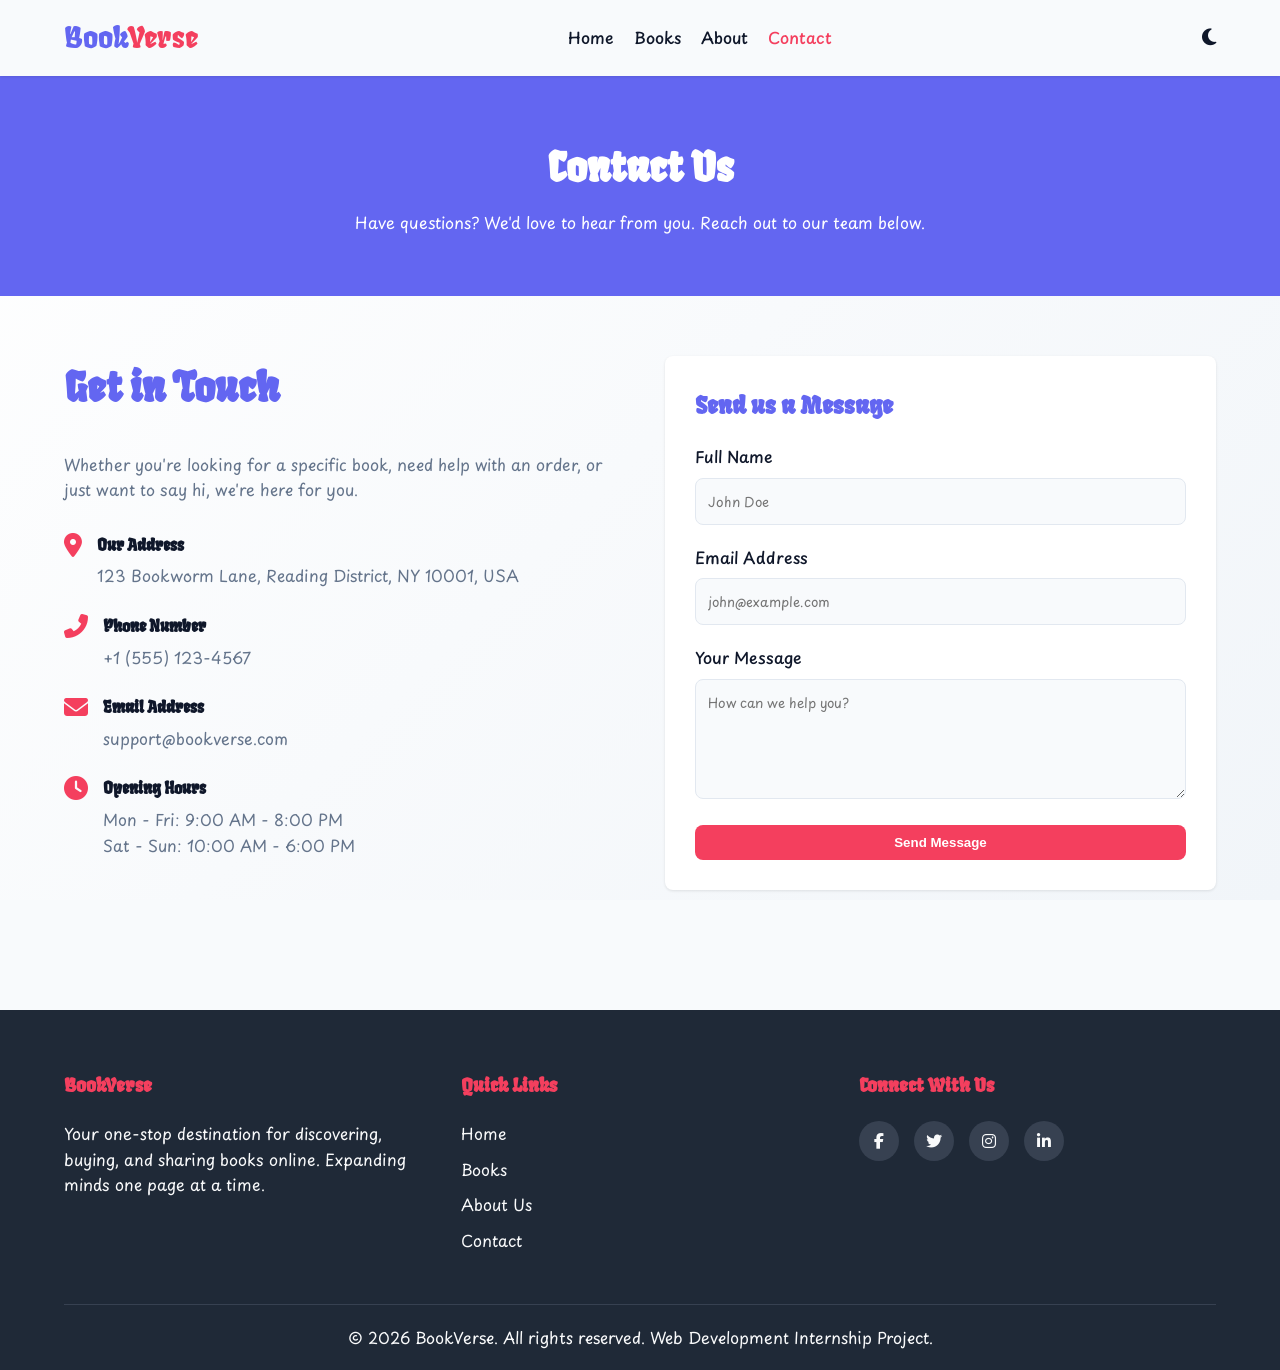
<file: contact.html>
<!DOCTYPE html>
<html lang="en">
<head>
    <meta charset="UTF-8">
    <meta name="viewport" content="width=device-width, initial-scale=1.0">
    <title>BookVerse | Contact</title>
    <!-- Google Fonts -->
    <link href="https://fonts.googleapis.com/css2?family=Inter:wght@300;400;500;600;700&display=swap" rel="stylesheet">
    <link href="https://fonts.googleapis.com/css2?family=Fruktur:ital@0;1&display=swap" rel="stylesheet">
    <link href="https://fonts.googleapis.com/css2?family=Playpen+Sans:wght@100..800&display=swap" rel="stylesheet">
    <!-- FontAwesome for Icons -->
    <link rel="stylesheet" href="https://cdnjs.cloudflare.com/ajax/libs/font-awesome/6.4.0/css/all.min.css">
    <!-- Custom CSS -->
    <link rel="stylesheet" href="style.css">
</head>
<body>
    <!-- Navigation Bar -->
    <nav class="navbar">
        <div class="container nav-container">
            <a href="index.html" class="logo">Book<span>Verse</span></a>
            
            <ul class="nav-links">
                <li><a href="index.html">Home</a></li>
                <li><a href="books.html">Books</a></li>
                <li><a href="about.html">About</a></li>
                <li><a href="contact.html" class="active">Contact</a></li>
            </ul>
            
            <div class="nav-actions">
                <button id="theme-toggle" class="theme-toggle" aria-label="Toggle Theme">
                    <i class="fas fa-moon"></i>
                </button>
                <div class="hamburger">
                    <span></span>
                    <span></span>
                    <span></span>
                </div>
            </div>
        </div>
    </nav>

    <!-- Page Header -->
    <header class="page-header">
        <div class="container">
            <h1>Contact Us</h1>
            <p>Have questions? We'd love to hear from you. Reach out to our team below.</p>
        </div>
    </header>

    <!-- Contact Section -->
    <section class="contact-section">
        <div class="container contact-grid">
            
            <!-- Contact Information -->
            <div>
                <h2 class="section-title" style="text-align: left;">Get in Touch</h2>
                <p style="margin-bottom: 30px; color: var(--color-text-muted);">Whether you're looking for a specific book, need help with an order, or just want to say hi, we're here for you.</p>
                
                <div class="contact-info-item">
                    <i class="fas fa-map-marker-alt"></i>
                    <div>
                        <h4 style="margin-bottom: 5px;">Our Address</h4>
                        <p style="color: var(--color-text-muted);">123 Bookworm Lane, Reading District, NY 10001, USA</p>
                    </div>
                </div>
                
                <div class="contact-info-item">
                    <i class="fas fa-phone-alt"></i>
                    <div>
                        <h4 style="margin-bottom: 5px;">Phone Number</h4>
                        <p style="color: var(--color-text-muted);">+1 (555) 123-4567</p>
                    </div>
                </div>
                
                <div class="contact-info-item">
                    <i class="fas fa-envelope"></i>
                    <div>
                        <h4 style="margin-bottom: 5px;">Email Address</h4>
                        <p style="color: var(--color-text-muted);">support@bookverse.com</p>
                    </div>
                </div>
                
                <div class="contact-info-item">
                    <i class="fas fa-clock"></i>
                    <div>
                        <h4 style="margin-bottom: 5px;">Opening Hours</h4>
                        <p style="color: var(--color-text-muted);">Mon - Fri: 9:00 AM - 8:00 PM<br>Sat - Sun: 10:00 AM - 6:00 PM</p>
                    </div>
                </div>
            </div>

            <!-- Contact Form -->
            <div>
                <form id="contact-form" class="contact-form">
                    <h3 style="margin-bottom: 20px; font-size: 1.5rem; color: var(--color-primary);">Send us a Message</h3>
                    
                    <div class="form-group">
                        <label for="name">Full Name</label>
                        <input type="text" id="name" placeholder="John Doe">
                        <div id="name-error" class="form-error"></div>
                    </div>
                    
                    <div class="form-group">
                        <label for="email">Email Address</label>
                        <input type="email" id="email" placeholder="john@example.com">
                        <div id="email-error" class="form-error"></div>
                    </div>
                    
                    <div class="form-group">
                        <label for="message">Your Message</label>
                        <textarea id="message" placeholder="How can we help you?"></textarea>
                        <div id="message-error" class="form-error"></div>
                    </div>
                    
                    <button type="submit" class="btn btn-primary" style="width: 100%;">Send Message</button>
                </form>
            </div>
            
        </div>
    </section>

    <!-- Footer -->
    <footer class="footer">
        <div class="container">
            <div class="footer-grid">
                <div>
                    <h3 class="footer-title">BookVerse</h3>
                    <p>Your one-stop destination for discovering, buying, and sharing books online. Expanding minds one page at a time.</p>
                </div>
                <div>
                    <h3 class="footer-title">Quick Links</h3>
                    <ul class="footer-links">
                        <li><a href="index.html">Home</a></li>
                        <li><a href="books.html">Books</a></li>
                        <li><a href="about.html">About Us</a></li>
                        <li><a href="contact.html">Contact</a></li>
                    </ul>
                </div>
                <div>
                    <h3 class="footer-title">Connect With Us</h3>
                    <div class="social-links">
                        <a href="#"><i class="fab fa-facebook-f"></i></a>
                        <a href="#"><i class="fab fa-twitter"></i></a>
                        <a href="#"><i class="fab fa-instagram"></i></a>
                        <a href="#"><i class="fab fa-linkedin-in"></i></a>
                    </div>
                </div>
            </div>
            <div class="footer-bottom">
                <p>&copy; 2026 BookVerse. All rights reserved. Web Development Internship Project.</p>
            </div>
        </div>
    </footer>

    <!-- Back to top button -->
    <button id="back-to-top" class="back-to-top" aria-label="Back to top">
        <i class="fas fa-arrow-up"></i>
    </button>

    <script src="script.js"></script>
</body>
</html>
</file>
<file: style.css>
/* =========================================
   BookVerse - Modern Responsive Bookstore
   ========================================= */

/* --- CSS Variables & Theme Configuration --- */
:root {
  /* Light Mode Palette */
  --color-primary: #6366F1; /* Premium Indigo */
  --color-secondary: #F43F5E; /* Vibrant Rose */
  --color-bg: #F8FAFC; /* Crisp Slate Background */
  --bg-gradient: linear-gradient(135deg, #FFFFFF 0%, #F1F5F9 100%);
  --color-surface: #FFFFFF; /* Pure White Cards */
  --color-text: #0F172A; /* Rich Slate text */
  --color-text-muted: #64748B; /* Cool Gray */
  --color-border: #E2E8F0;
  
  /* Shared values */
  --font-title: 'Fruktur', system-ui, -apple-system, sans-serif;
  --font-content: "Playpen Sans", cursive;
  --transition-speed: 0.3s;
  --border-radius: 8px;
  --shadow-sm: 0 1px 3px rgba(0,0,0,0.1);
  --shadow-md: 0 4px 6px rgba(0,0,0,0.1);
  --shadow-lg: 0 10px 15px rgba(0,0,0,0.1);
}

/* Dark Mode Palette */
[data-theme="dark"] {
  --color-primary: #8b5cf6; /* Violet */
  --color-secondary: #8b5cf6; /* Violet for buttons/accents */
  --color-bg: #000000; /* Deep Black */
  --bg-gradient: none;
  --color-surface: #111827; /* Dark Ash */
  --color-text: #f3f4f6; /* Light Ash/White */
  --color-text-muted: #9ca3af; /* Ash Gray */
  --color-border: #374151;
}

/* --- Base Styles & Reset --- */
* {
  margin: 0;
  padding: 0;
  box-sizing: border-box;
}

html {
  scroll-behavior: smooth; /* Smooth scrolling */
}

body {
  font-family: var(--font-content);
  background-color: var(--color-bg);
  background-image: var(--bg-gradient);
  background-attachment: fixed;
  color: var(--color-text);
  line-height: 1.6;
  transition: background-color var(--transition-speed), color var(--transition-speed);
}

h1, h2, h3, h4, h5, h6, .logo {
  font-family: var(--font-title);
}

a {
  text-decoration: none;
  color: inherit;
}

ul {
  list-style: none;
}

img {
  max-width: 100%;
  height: auto;
  display: block;
}

/* --- Reusable Components --- */
.container {
  width: 90%;
  max-width: 1200px;
  margin: 0 auto;
}

.btn {
  display: inline-block;
  padding: 10px 20px;
  border-radius: var(--border-radius);
  font-weight: 600;
  cursor: pointer;
  border: none;
  transition: all var(--transition-speed);
}

.btn-primary {
  background-color: var(--color-secondary);
  color: #fff;
}

.btn-primary:hover {
  opacity: 0.85;
  transform: translateY(-2px);
}

.btn-outline {
  background-color: transparent;
  border: 2px solid var(--color-secondary);
  color: var(--color-secondary);
}

.btn-outline:hover {
  background-color: var(--color-secondary);
  color: #fff;
  transform: translateY(-2px);
}

.section-title {
  text-align: center;
  font-size: 2.5rem;
  margin-bottom: 2rem;
  color: var(--color-primary);
}

.review-header h4 {
  margin-bottom: 5px;
  color: var(--color-primary);
}

/* --- Navigation Bar --- */
.navbar {
  position: sticky;
  top: 0;
  z-index: 1000;
  background-color: var(--color-bg);
  box-shadow: var(--shadow-sm);
  padding: 15px 0;
  transition: background-color var(--transition-speed);
}

.nav-container {
  display: flex;
  justify-content: space-between;
  align-items: center;
}

.logo {
  font-family: "Fruktur", system-ui;
  font-size: 1.8rem;
  font-weight: 400;
  color: var(--color-primary);
}

.fruktur-regular {
  font-family: "Fruktur", system-ui;
  font-weight: 400;
  font-style: normal;
}

.fruktur-regular-italic {
  font-family: "Fruktur", system-ui;
  font-weight: 400;
  font-style: italic;
}

.playpen-sans {
  font-family: "Playpen Sans", cursive;
  font-optical-sizing: auto;
  font-weight: 500;
  font-style: normal;
}

.logo span {
  color: var(--color-secondary);
}

[data-theme="dark"] .logo span {
  color: var(--color-text);
}

.nav-links {
  display: flex;
  gap: 20px;
}

.nav-links a {
  font-weight: 500;
  transition: color var(--transition-speed);
}

.nav-links a:hover, .nav-links a.active {
  color: var(--color-secondary);
}

.nav-actions {
  display: flex;
  align-items: center;
  gap: 15px;
}

.theme-toggle {
  background: none;
  border: none;
  font-size: 1.2rem;
  cursor: pointer;
  color: var(--color-text);
}

/* Hamburger Menu (Mobile) */
.hamburger {
  display: none;
  flex-direction: column;
  gap: 5px;
  cursor: pointer;
}

.hamburger span {
  width: 25px;
  height: 3px;
  background-color: var(--color-text);
  transition: var(--transition-speed);
}

/* --- Hero Section --- */
.hero {
  background-color: var(--color-surface);
  padding: 60px 0;
  display: flex;
  align-items: center;
}

.hero-container {
  display: grid;
  grid-template-columns: 1fr 1fr;
  gap: 40px;
  align-items: center;
}

.hero-content h1 {
  font-size: 3rem;
  color: var(--color-primary);
  margin-bottom: 20px;
}

.hero-content p {
  font-size: 1.2rem;
  margin-bottom: 30px;
  color: var(--color-text-muted);
}

.hero-buttons {
  display: flex;
  gap: 15px;
}

/* Image Slider */
.hero-slider {
  position: relative;
  overflow: hidden;
  border-radius: var(--border-radius);
  box-shadow: var(--shadow-lg);
}

.slider-images {
  display: flex;
  transition: transform 0.5s ease-in-out;
}

.slider-images img {
  width: 100%;
  flex-shrink: 0;
  aspect-ratio: 16/9;
  object-fit: cover;
}

/* --- Featured Books & Cards --- */
.featured-books, .all-books {
  padding: 60px 0;
}

.books-grid {
  display: grid;
  grid-template-columns: repeat(auto-fit, minmax(250px, 1fr));
  gap: 30px;
}

.book-card {
  background-color: var(--color-surface);
  border-radius: var(--border-radius);
  overflow: hidden;
  box-shadow: var(--shadow-md);
  transition: transform var(--transition-speed), box-shadow var(--transition-speed);
  display: flex;
  flex-direction: column;
}

.book-card:hover {
  transform: translateY(-10px);
  box-shadow: var(--shadow-lg);
}

.book-cover {
  height: 300px;
  overflow: hidden;
  position: relative;
}

.book-cover img {
  width: 100%;
  height: 100%;
  object-fit: cover;
  transition: transform var(--transition-speed);
}

.book-card:hover .book-cover img {
  transform: scale(1.05);
}

.book-info {
  padding: 20px;
  flex-grow: 1;
  display: flex;
  flex-direction: column;
}

.book-title {
  font-size: 1.2rem;
  font-weight: 600;
  margin-bottom: 5px;
}

.book-author {
  color: var(--color-text-muted);
  font-size: 1.1rem;
  margin-bottom: 10px;
}

.book-rating {
  color: #fbbf24; /* Star gold */
  margin-bottom: 15px;
}

.book-footer {
  margin-top: auto;
  display: flex;
  justify-content: space-between;
  align-items: center;
}

.book-price {
  font-size: 1.25rem;
  font-weight: 700;
  color: var(--color-primary);
}

/* --- Categories Section --- */
.categories {
  padding: 60px 0;
  background-color: var(--color-surface);
}

.categories-grid {
  display: grid;
  grid-template-columns: repeat(auto-fit, minmax(150px, 1fr));
  gap: 20px;
}

.category-card {
  background-color: var(--color-bg);
  padding: 30px 20px;
  text-align: center;
  border-radius: var(--border-radius);
  box-shadow: var(--shadow-sm);
  transition: var(--transition-speed);
  cursor: pointer;
}

.category-card:hover {
  background-color: var(--color-primary);
  color: #fff;
  transform: translateY(-5px);
}

.category-card i {
  font-size: 2rem;
  margin-bottom: 15px;
  color: var(--color-secondary);
}

.category-card:hover i {
  color: #fff;
}

/* --- Animated Counters --- */
.stats {
  padding: 60px 0;
  background-color: var(--color-primary);
  color: #fff;
}

.stats-grid {
  display: grid;
  grid-template-columns: repeat(3, 1fr);
  text-align: center;
  gap: 30px;
}

.stat-item h3 {
  font-size: 3rem;
  margin-bottom: 10px;
  color: #111827;
}

/* --- Customer Reviews --- */
.reviews {
  padding: 60px 0;
}

.reviews-grid {
  display: grid;
  grid-template-columns: repeat(auto-fit, minmax(300px, 1fr));
  gap: 30px;
}

.review-card {
  background-color: var(--color-surface);
  padding: 30px;
  border-radius: var(--border-radius);
  box-shadow: var(--shadow-sm);
}

.review-text {
  font-style: italic;
  margin-bottom: 20px;
}

.review-author {
  display: flex;
  align-items: center;
  gap: 15px;
}

.review-author img {
  width: 50px;
  height: 50px;
  border-radius: 50%;
  object-fit: cover;
}

/* --- Search Bar --- */
.search-container {
  margin: 40px auto;
  max-width: 600px;
  display: flex;
  gap: 10px;
}

.search-input {
  flex-grow: 1;
  padding: 12px 20px;
  border: 1px solid var(--color-border);
  border-radius: var(--border-radius);
  font-size: 1rem;
  background-color: var(--color-surface);
  color: var(--color-text);
}

/* --- Contact & About Pages --- */
.page-header {
  background-color: var(--color-primary);
  color: #fff;
  padding: 60px 0;
  text-align: center;
}

.page-header h1 {
  font-size: 2.5rem;
  margin-bottom: 10px;
}

.contact-section, .about-section {
  padding: 60px 0;
}

.contact-grid, .about-grid {
  display: grid;
  grid-template-columns: 1fr 1fr;
  gap: 50px;
}

.contact-form {
  background-color: var(--color-surface);
  padding: 30px;
  border-radius: var(--border-radius);
  box-shadow: var(--shadow-sm);
}

.form-group {
  margin-bottom: 20px;
}

.form-group label {
  display: block;
  margin-bottom: 8px;
  font-weight: 500;
}

.form-group input, .form-group textarea {
  width: 100%;
  padding: 12px;
  border: 1px solid var(--color-border);
  border-radius: var(--border-radius);
  background-color: var(--color-bg);
  color: var(--color-text);
  font-family: inherit;
}

.form-group textarea {
  resize: vertical;
  min-height: 120px;
}

.form-error {
  color: #ef4444;
  font-size: 0.85rem;
  margin-top: 5px;
  display: none;
}

.contact-info-item {
  display: flex;
  align-items: flex-start;
  gap: 15px;
  margin-bottom: 25px;
}

.contact-info-item i {
  font-size: 1.5rem;
  color: var(--color-secondary);
}

/* --- About Team --- */
.team-grid {
  display: grid;
  grid-template-columns: repeat(auto-fit, minmax(200px, 1fr));
  gap: 30px;
  margin-top: 40px;
}

.team-member {
  text-align: center;
  background-color: var(--color-surface);
  padding: 30px;
  border-radius: var(--border-radius);
  box-shadow: var(--shadow-sm);
}

.team-member img {
  width: 120px;
  height: 120px;
  border-radius: 50%;
  object-fit: cover;
  margin: 0 auto 15px;
}

/* Removed Fruktur override for team member names */

/* --- Footer --- */
.footer {
  background-color: #1f2937;
  color: #f9fafb;
  padding: 60px 0 20px;
  margin-top: 60px;
}

.footer-grid {
  display: grid;
  grid-template-columns: repeat(auto-fit, minmax(200px, 1fr));
  gap: 40px;
  margin-bottom: 40px;
}

.footer-title {
  font-size: 1.2rem;
  color: var(--color-secondary);
  margin-bottom: 20px;
}

.footer-links li {
  margin-bottom: 10px;
}

.footer-links a:hover {
  color: var(--color-secondary);
}

.social-links {
  display: flex;
  gap: 15px;
}

.social-links a {
  display: inline-flex;
  align-items: center;
  justify-content: center;
  width: 40px;
  height: 40px;
  border-radius: 50%;
  background-color: #374151;
  transition: var(--transition-speed);
}

.social-links a:hover {
  background-color: var(--color-secondary);
  transform: translateY(-3px);
}

.footer-bottom {
  text-align: center;
  padding-top: 20px;
  border-top: 1px solid #374151;
}

/* --- Back to top button --- */
.back-to-top {
  position: fixed;
  bottom: 30px;
  right: 30px;
  width: 50px;
  height: 50px;
  border-radius: 50%;
  background-color: var(--color-primary);
  color: #fff;
  border: none;
  cursor: pointer;
  display: flex;
  align-items: center;
  justify-content: center;
  font-size: 1.2rem;
  box-shadow: var(--shadow-lg);
  opacity: 0;
  visibility: hidden;
  transition: all var(--transition-speed);
  z-index: 999;
}

.back-to-top.show {
  opacity: 1;
  visibility: visible;
}

.back-to-top:hover {
  background-color: var(--color-secondary);
  transform: translateY(-5px);
}

/* --- Book Details Modal --- */
.modal-overlay {
  position: fixed;
  top: 0;
  left: 0;
  width: 100%;
  height: 100%;
  background: rgba(0, 0, 0, 0.6);
  display: flex;
  justify-content: center;
  align-items: center;
  z-index: 2000;
  opacity: 0;
  visibility: hidden;
  transition: all var(--transition-speed);
}

.modal-overlay.show {
  opacity: 1;
  visibility: visible;
}

.modal-content {
  background-color: var(--color-bg);
  padding: 30px;
  border-radius: var(--border-radius);
  max-width: 600px;
  width: 90%;
  position: relative;
  transform: translateY(-20px);
  transition: all var(--transition-speed);
  box-shadow: var(--shadow-lg);
  display: flex;
  gap: 20px;
}

.modal-overlay.show .modal-content {
  transform: translateY(0);
}

.modal-close {
  position: absolute;
  top: 15px;
  right: 15px;
  background: none;
  border: none;
  font-size: 1.5rem;
  cursor: pointer;
  color: var(--color-text);
  transition: color var(--transition-speed);
}

.modal-close:hover {
  color: #ef4444;
}

.modal-body {
  display: flex;
  flex-direction: column;
}

.modal-body h3 {
  color: var(--color-primary);
  margin-bottom: 5px;
  font-size: 1.5rem;
}

.modal-body p.author {
  color: var(--color-text-muted);
  font-size: 0.9rem;
  margin-bottom: 15px;
}

.modal-body p.desc {
  font-size: 1rem;
  line-height: 1.6;
}

.modal-image {
  width: 150px;
  flex-shrink: 0;
}
.modal-image img {
  border-radius: var(--border-radius);
  box-shadow: var(--shadow-sm);
}

/* --- Responsive Media Queries --- */
@media (max-width: 768px) {
  /* Hamburger Menu Toggle */
  .hamburger {
    display: flex;
  }
  
  .nav-links {
    position: absolute;
    top: 100%;
    left: -100%;
    width: 100%;
    background-color: var(--color-bg);
    flex-direction: column;
    text-align: center;
    padding: 20px 0;
    box-shadow: var(--shadow-md);
    transition: left 0.3s ease;
  }
  
  .nav-links.active {
    left: 0;
  }
  
  .hero-container, .contact-grid, .about-grid {
    grid-template-columns: 1fr;
  }
  
  .stats-grid {
    grid-template-columns: 1fr;
    gap: 40px;
  }
  
  .hero-content h1 {
    font-size: 2.2rem;
  }
  
  .modal-content {
    flex-direction: column;
    align-items: center;
    text-align: center;
  }
}
</file>
